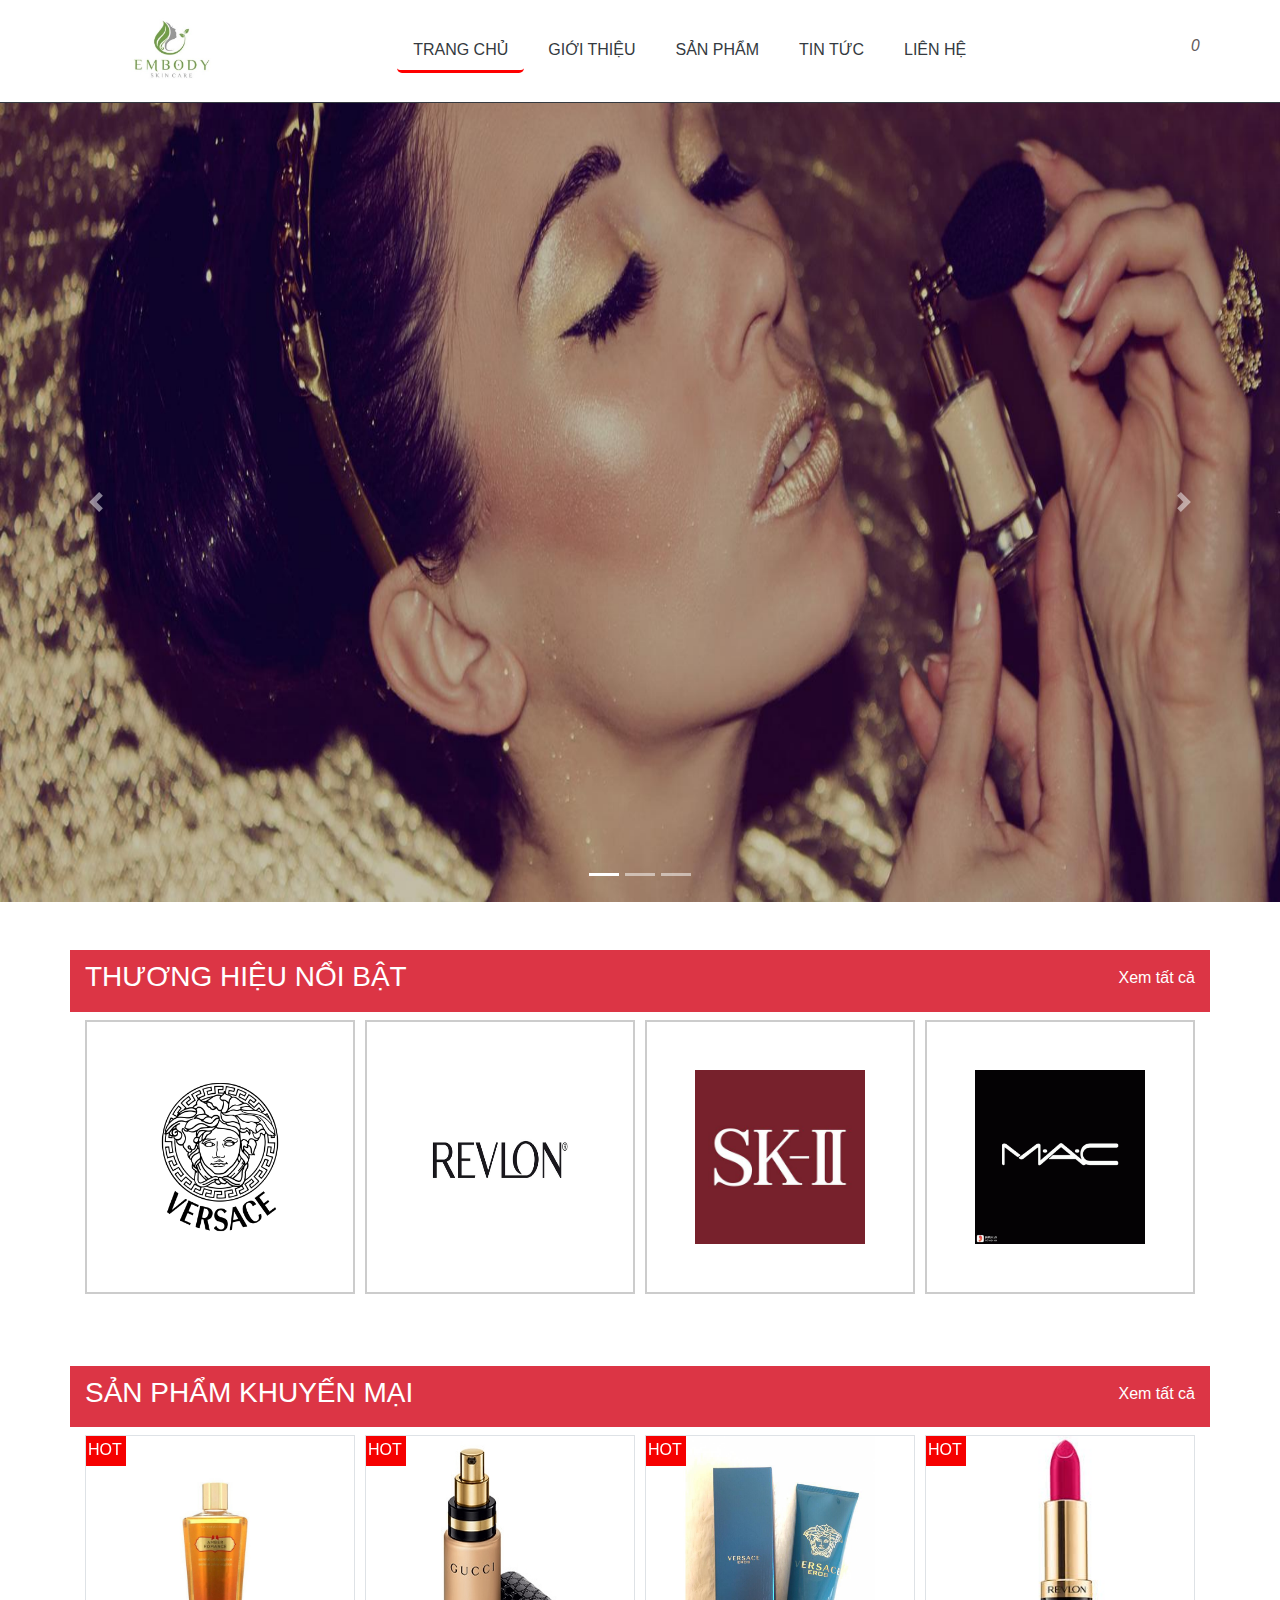
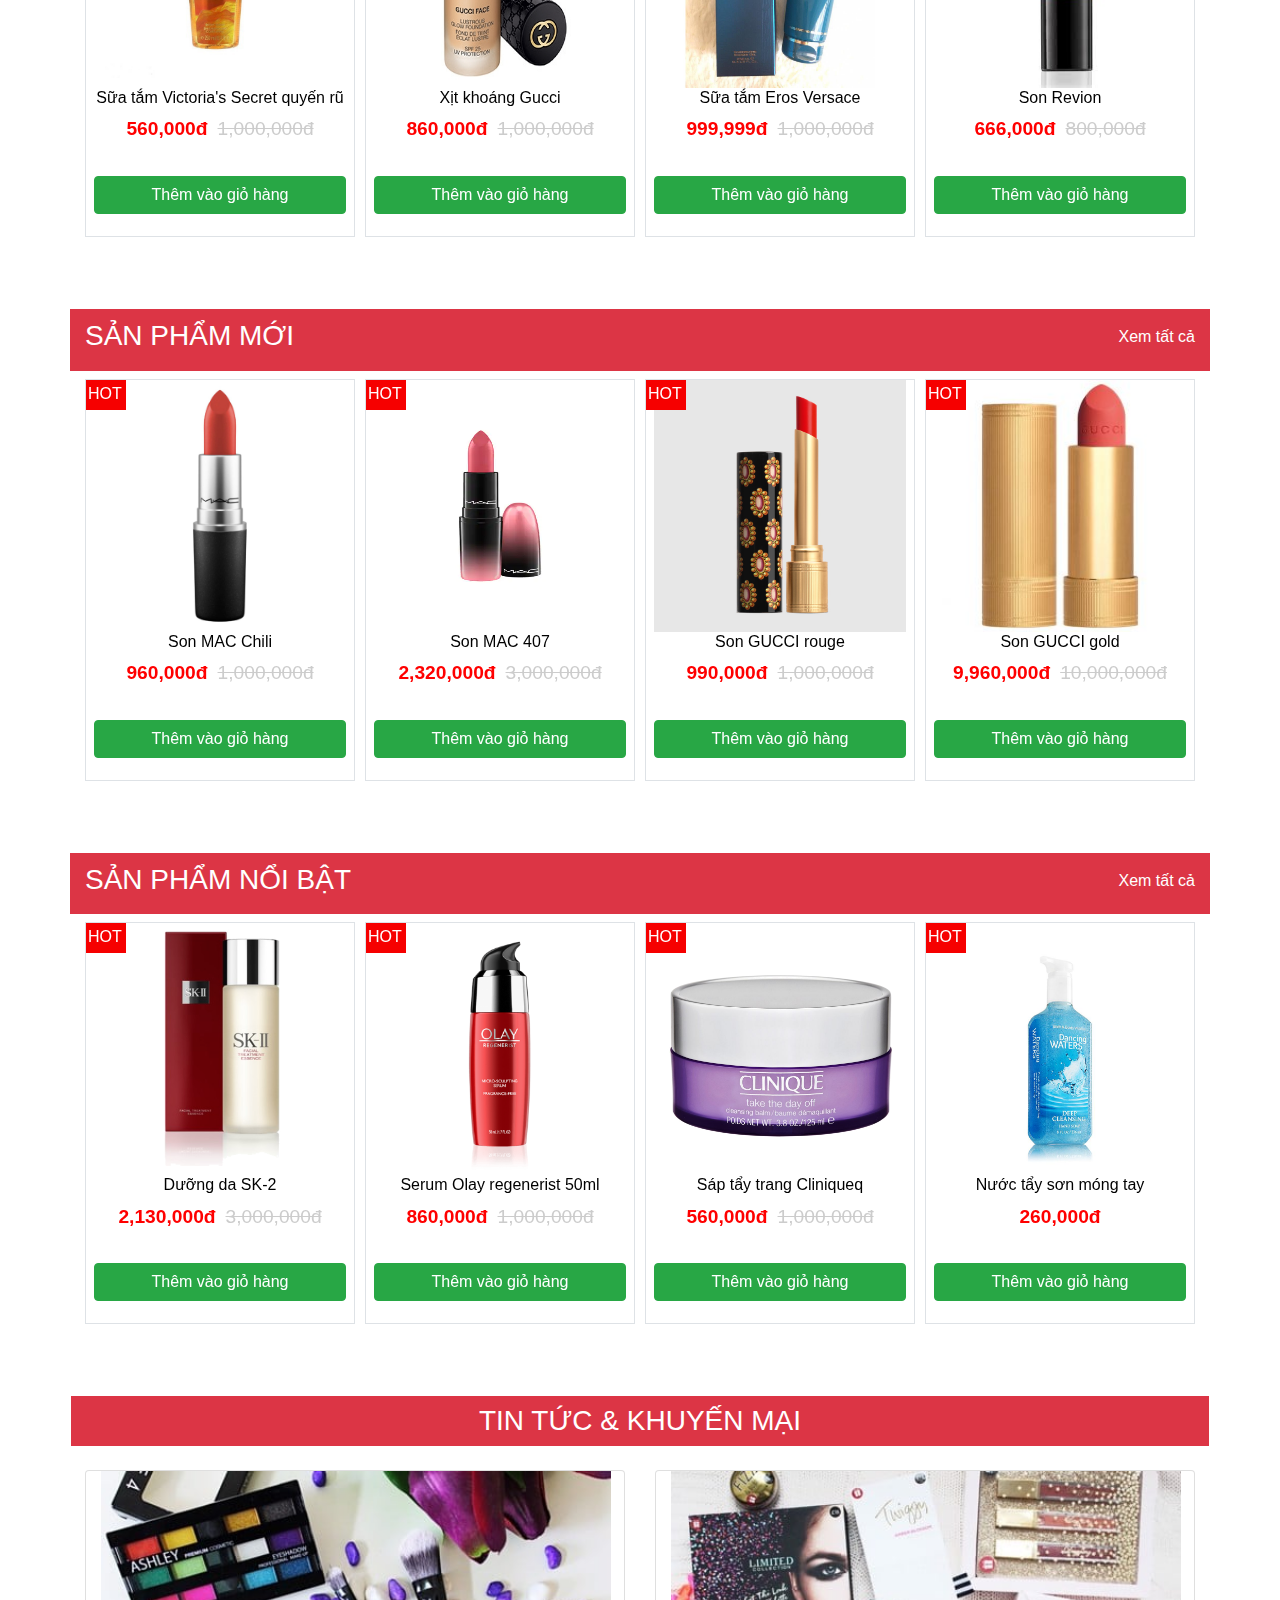
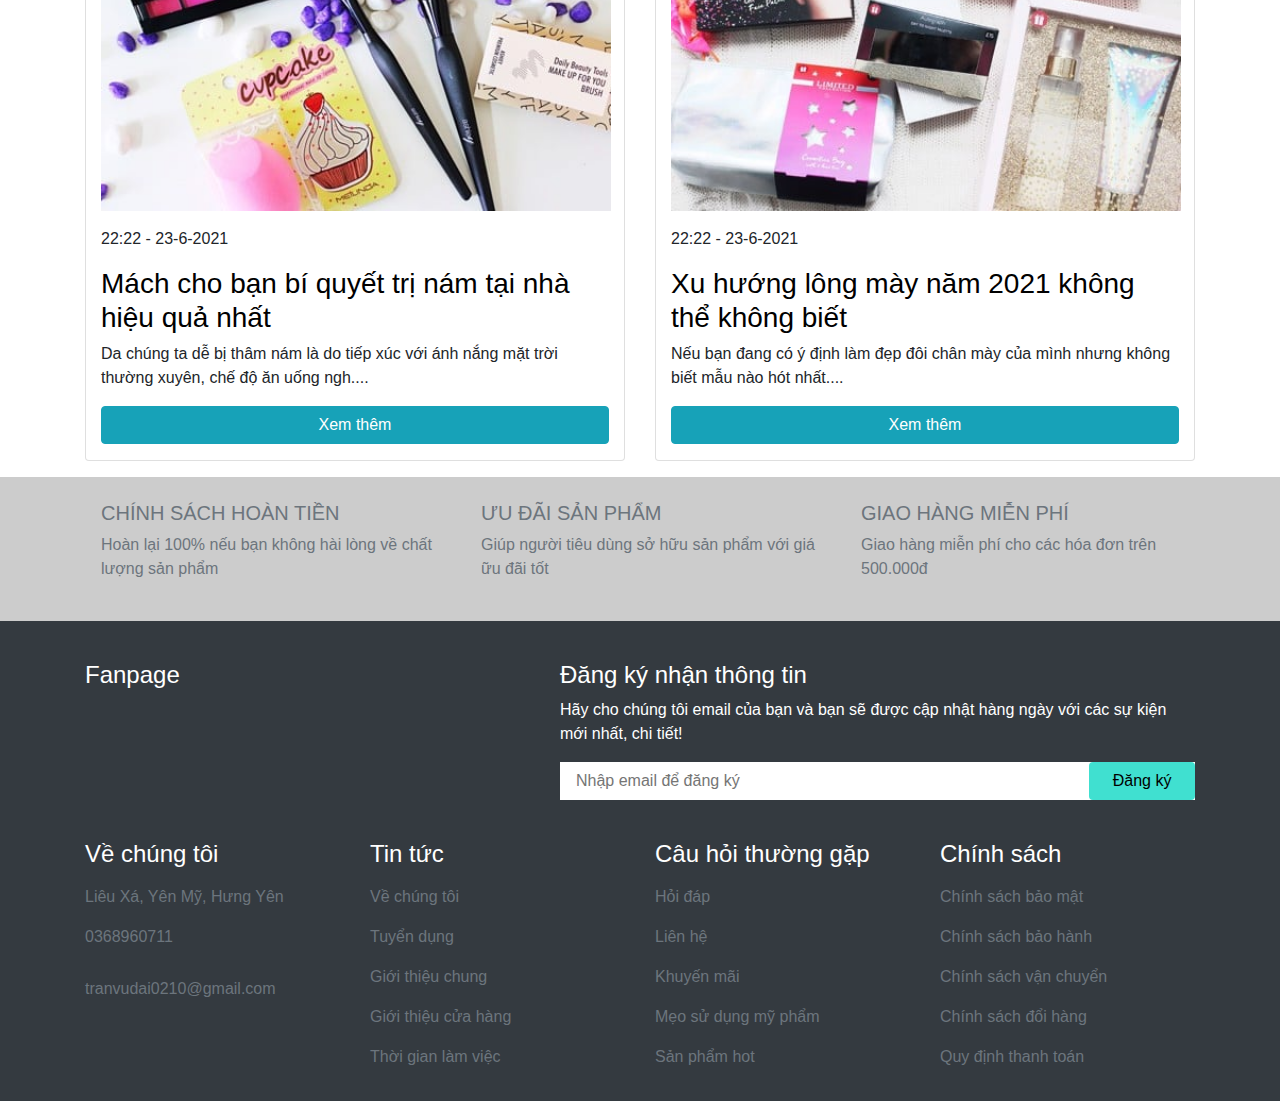
<file: index.html>
<!DOCTYPE html>
<html lang="en">
<head>
    <meta charset="UTF-8">
    <meta http-equiv="X-UA-Compatible" content="IE=edge">
    <meta name="viewport" content="width=device-width, initial-scale=1.0">
    <title>Trang chủ</title>
    <link rel="shortcut icon" type="image/png" href="./assets/img/favicon.png">
    <link rel="stylesheet" href="https://maxcdn.bootstrapcdn.com/bootstrap/4.0.0/css/bootstrap.min.css" integrity="sha384-Gn5384xqQ1aoWXA+058RXPxPg6fy4IWvTNh0E263XmFcJlSAwiGgFAW/dAiS6JXm" crossorigin="anonymous">
    <script src="https://code.jquery.com/jquery-3.2.1.slim.min.js" integrity="sha384-KJ3o2DKtIkvYIK3UENzmM7KCkRr/rE9/Qpg6aAZGJwFDMVNA/GpGFF93hXpG5KkN" crossorigin="anonymous"></script>
    <script src="https://cdnjs.cloudflare.com/ajax/libs/popper.js/1.12.9/umd/popper.min.js" integrity="sha384-ApNbgh9B+Y1QKtv3Rn7W3mgPxhU9K/ScQsAP7hUibX39j7fakFPskvXusvfa0b4Q" crossorigin="anonymous"></script>
    <script src="https://maxcdn.bootstrapcdn.com/bootstrap/4.0.0/js/bootstrap.min.js" integrity="sha384-JZR6Spejh4U02d8jOt6vLEHfe/JQGiRRSQQxSfFWpi1MquVdAyjUar5+76PVCmYl" crossorigin="anonymous"></script>
    <link rel="stylesheet" href="https://pro.fontawesome.com/releases/v5.10.0/css/all.css" integrity="sha384-AYmEC3Yw5cVb3ZcuHtOA93w35dYTsvhLPVnYs9eStHfGJvOvKxVfELGroGkvsg+p" crossorigin="anonymous"/>
    <link rel="stylesheet" href="./assets/css/style.css">
    <link rel="stylesheet" href="./assets/OwlCarousel2-2.3.4/dist/assets/owl.carousel.min.css">
    <script src="https://cdnjs.cloudflare.com/ajax/libs/jquery/3.6.0/jquery.min.js" integrity="sha512-894YE6QWD5I59HgZOGReFYm4dnWc1Qt5NtvYSaNcOP+u1T9qYdvdihz0PPSiiqn/+/3e7Jo4EaG7TubfWGUrMQ==" crossorigin="anonymous" referrerpolicy="no-referrer"></script>  
    <script src="./assets/OwlCarousel2-2.3.4/dist/owl.carousel.min.js"></script> 
</head>
<body>

    <!-- header -->
    <header class="py-3 bg-white fixed-top border-bottom border-dark">
        <div class="d-flex container align-items-center justify-content-between">
            <div class="">
                <a href="index.html">
                    <img class="header__logo" src="./assets/images/logodep.jpg" height="70px" alt="">
                </a>
            </div>
            <nav class="header__menu">
                <ul class="nav">
                    <li class="nav-item m-1"><a class="nav-link text-dark nav-item__after" href="index.html">TRANG CHỦ</a></li>
                    <li class="nav-item m-1" onmouseover="add_li_hover(this)" onmouseout="remove_li_hover(this)"><a class="nav-link text-dark" href="gioithieu.html">GIỚI THIỆU</a></li>
                    <li class="nav-item m-1 position-relative header__item_3" onmouseover="add_li_hover(this), show()" onmouseout="remove_li_hover(this), hide()"><a class="nav-link text-dark" href="sanpham.html">SẢN PHẨM <i class="fas fa-caret-down"></i></a>
                        <div class="position-absolute container bg-white border-dark border mega-content d-none" style="z-index: 3;top: calc(100% + 29px);left: -430%; width: 1200px;animation: Growth ease-in .3s;">
                            <div class="row py-4 px-1">
                                <div class="col-md-9">
                                    <div class="row">
                                        <div class="col-md-3">
                                            <a href=""><h6>Dưỡng da</h6></a>
                                            <ul class="navbar-nav">
                                                <li class="nav-item"><a class="nav-link" href="">Mặt nạ</a></li>
                                                <li class="nav-item"><a class="nav-link" href="">Kem dưỡng</a></li>
                                                <li class="nav-item"><a class="nav-link" href="">Kem chống nắng</a></li>
                                                <li class="nav-item"><a class="nav-link" href="">Xịt khoáng</a></li>
                                            </ul>
                                        </div>
                
                                        <div class="col-md-3">
                                            <a href=""><h6>Làm sạch</h6></a>
                                            <ul class="navbar-nav">
                                                <li class="nav-item"><a class="nav-link" href="">Sữa rửa mặt</a></li>
                                                <li class="nav-item"><a class="nav-link" href="">Dầu tẩy trang</a></li>
                                                <li class="nav-item"><a class="nav-link" href="">Kem tẩy trắng</a></li>
                                                <li class="nav-item"><a class="nav-link" href="">Nước tẩy trắng</a></li>
                                            </ul>
                                        </div>
                
                                        <div class="col-md-3">
                                            <a href=""><h6>Trang điểm nền</h6></a>
                                            <ul class="navbar-nav">
                                                <li class="nav-item"><a class="nav-link" href="">Kem lót</a></li>
                                                <li class="nav-item"><a class="nav-link" href="">Kem tạo hiệu ứng</a></li>
                                                <li class="nav-item"><a class="nav-link" href="">Kem che khuyết điểm</a></li>
                                                <li class="nav-item"><a class="nav-link" href="">Phấn phủ bột</a></li>
                                            </ul>
                                        </div>
                
                                        <div class="col-md-3">
                                            <a href=""><h6>Trang điểm mắt môi</h6></a>
                                            <ul class="navbar-nav">
                                                <li class="nav-item"><a class="nav-link" href="">Son thỏi</a></li>
                                                <li class="nav-item"><a class="nav-link" href="">Son dưỡng</a></li>
                                                <li class="nav-item"><a class="nav-link" href="">Màu mắt</a></li>
                                                <li class="nav-item"><a class="nav-link" href="">Viền mắt</a></li>
                                            </ul>
                                        </div>
                
                                    </div>
                
                                    <div class="row mt-3">
                                        <div class="col-md-3">
                                            <a href=""><h6>Chăm sóc cơ thể</h6></a>
                                            <ul class="navbar-nav">
                                                <li class="nav-item"><a class="nav-link" href="">Sửa tắm</a></li>
                                                <li class="nav-item"><a class="nav-link" href="">Sữa dưỡng thể</a></li>
                                                <li class="nav-item"><a class="nav-link" href="">Nước hoa</a></li>
                                                <li class="nav-item"><a class="nav-link" href="">Dầu gội,xả</a></li>
                                            </ul>
                                        </div>
                
                                        <div class="col-md-3">
                                            <a href=""><h6>Dược mỹ phẩm</h6></a>
                                            <ul class="navbar-nav">
                                                <li class="nav-item"><a class="nav-link" href="">Dưỡng ẩm da</a></li>
                                                <li class="nav-item"><a class="nav-link" href="">Dưỡng trắng da</a></li>
                                                <li class="nav-item"><a class="nav-link" href="">Chống lão hóa da</a></li>
                                                <li class="nav-item"><a class="nav-link" href="">Tẩy tế bào chết</a></li>
                                            </ul>
                                        </div>
                
                                        <div class="col-md-3">
                                            <a href=""><h6>Sức khỏe - Làm đẹp</h6></a>
                                            <ul class="navbar-nav">
                                                <li class="nav-item"><a class="nav-link" href="">Tinh dầu</a></li>
                                                <li class="nav-item"><a class="nav-link" href="">Nước tẩy trang</a></li>
                                                <li class="nav-item"><a class="nav-link" href="">Thực phẩm làm đẹp</a></li>
                                                <li class="nav-item"><a class="nav-link" href="">Nước hoa</a></li>
                                            </ul>
                                        </div>
                
                                        <div class="col-md-3">
                                            <a href=""><h6>Thực phẩm chức năng</h6></a>
                                            <ul class="navbar-nav">
                                                <li class="nav-item"><a class="nav-link" href="">Vitamin - Khoáng chất</a></li>
                                                <li class="nav-item"><a class="nav-link" href="">Chống não hóa da</a></li>
                                                <li class="nav-item"><a class="nav-link" href="">Sữa dưỡng thể</a></li>
                                                <li class="nav-item"><a class="nav-link" href="">Dầu tẩy trang</a></li>
                                            </ul>
                                        </div>
                
                                    </div>
                                </div>
                                <div class="col-md-3">
                                    <a href=""><img src="./assets/images/banner_menu_1.jpg" alt=""></a>
                                </div>
                            </div>
                        </div>
                    </li>
                    <li class="nav-item m-1" onmouseover="add_li_hover(this)" onmouseout="remove_li_hover(this)"><a class="nav-link text-dark" href="tintuc.html">TIN TỨC</a></li>
                    <li class="nav-item m-1" onmouseover="add_li_hover(this)" onmouseout="remove_li_hover(this)"><a class="nav-link text-dark" href="lienhe.html">LIÊN HỆ</a></li>
                </ul>
            </nav>
            <div class="row">
                <div class="search p-3 col-md-4 position-relative">
                    <i class="fas fa-search icon-search"></i>
                    <div class="position-absolute input-search">
                        <form action="">
                            <input class="form-control" type="text" placeholder="Nhập từ khóa tìm kiếm">
                        </form>
                    </div>
                </div>
                <div class="user p-3 col-md-4 position-relative">
                    <i class="fas fa-user icon-user"></i>
                    <div class="auth-form nav position-absolute">
                        <ul class="navbar-nav m-auto w-100">
                            <li class="nav-item"><a class="nav-link text-dark pl-1" href="register.html"><i class="icon-plus fas fa-user-plus"></i> Đăng ký</a></li>
                            <li class="nav-item"><a class="nav-link text-dark pl-1" href="login.html"><i class="far fa-user-circle"></i> Đăng nhập</a></li>
                        </ul>
                    </div>
                </div>
                <div class="bag p-3 col-md-4 position-relative">
                    <i class="fas fa-shopping-bag icon-bag"><sup>0</sup></i>
                    <div class="no_card position-absolute">
                        <figure class="border border">
                            <img src="./assets/images/no-cart.png" alt="">
                            <figcaption class="text-center bg-white p-2">Chưa có sản phẩm</figcaption>
                        </figure>
                    </div>
                </div>
            </div>
        </div>
        
        
    </header>

    <!-- content-->
    <div class="banner container-fluid p-0" style="margin-top: 102px;">
        <div id="demo" class="carousel slide" data-ride="carousel">
          <ol class="carousel-indicators">
              <li data-target="#demo" data-slide-to="0" class="active"></li>
              <li data-target="#demo" data-slide-to="1"></li>
              <li data-target="#demo" data-slide-to="2"></li>
          </ol>
          <div class="carousel-inner">
            <div class="carousel-item active">
                  <img class="d-block w-100" src="./assets/images/bannerdep.jpg" height="800px" alt="First slide">
                  
              </div>
              <div class="carousel-item">
                  <img class="d-block w-100" src="./assets/images/andriyko-podilnyk-F4AMM1293ag-unsplash.jpg" height="800px" alt="Second slide">
                </div>
              <div class="carousel-item">
                  <img class="d-block w-100" src="./assets/images/pexels-beatrice-cornejo-3989775.jpg" height="800px" alt="Third slide">
                  
              </div>
          </div>
          <a class="carousel-control-prev" href="#demo" role="button" data-slide="prev">
              <span class="carousel-control-prev-icon" aria-hidden="true"></span>
              <span class="sr-only">Previous</span>
          </a>
          <a class="carousel-control-next" href="#demo" role="button" data-slide="next">
              <span class="carousel-control-next-icon" aria-hidden="true"></span>
              <span class="sr-only">Next</span>
          </a>
        </div>
    </div>

    <div class="container mt-5">
        <div class="row my-2 text-white bg-danger">
            <div class="col-md-6 title">
                <h3 class="">THƯƠNG HIỆU NỔI BẬT</h3>
            </div>
            <div class="col-md-6 mt-3">
                <a href="sanpham.html" class="float-right text-white">Xem tất cả</a>
            </div>
        </div>
        <div class="">
            <div class="owl-carousel owl-theme">
                <div class="item thuonghieu p-5">
                    <a href="./sanpham.html">
                        <img src="./assets/images/logo-versace.png" height="174px" alt="">
                    </a>
                </div>
                
                <div class="item thuonghieu p-5">
                    <a href="./sanpham.html">
                        <img src="./assets/images/revlon.jpg" height="174px" alt="">
                    </a>
                </div>
      
                <div class="item thuonghieu p-5">
                    <a href="./sanpham.html">
                        <img src="./assets/images/sk2.jpg" height="174px" alt="">
                    </a>
                </div>
      
                <div class="item thuonghieu p-5">
                    <a href="./sanpham.html">
                        <img src="./assets/images/son-mac.gif" height="174px" alt="">
                    </a>
                </div>
      
                <div class="item thuonghieu p-5">
                    <a href="./sanpham.html">
                        <img src="./assets/images/Clinique.png" height="174px" alt="">
                    </a>
                </div>

                <div class="item thuonghieu p-5">
                    <a href="./sanpham.html">
                        <img src="./assets/images/logo-gucci.png" height="174px" alt="">
                    </a>
                </div>
            </div>
        </div>
    </div>

    <div class="container mt-5">
        <div class="row my-2 text-white bg-danger">
            <div class="col-md-6 title">
                <h3 class="">SẢN PHẨM KHUYẾN MẠI</h3>
            </div>
            <div class="col-md-6 mt-3">
                <a href="sanpham.html" class="float-right text-white">Xem tất cả</a>
            </div>
        </div>
        <div class="">
            <div class="owl-carousel owl-theme">
                <div class="item border">
                    <div class="product px-2">
                        <a href="./demo_sanpham.html">
                          <img class="product-img" src="./assets/images/product1.jpg" alt="">
                        </a>

                        <h6 class="product__name">Sữa tắm Victoria's Secret quyến rũ</h6>
                        <div class="product__price">
                          <p class="new_price">560,000đ</p>
                          <p class="old_price">1,000,000đ</p>
                        </div>
                        <button class="btn btn-success mt-3 w-100">Thêm vào giỏ hàng</button>
                      </div>
                </div>

                <div class="item border">
                    <div class="product px-2">
                        <a href="./demo_sanpham.html">
                          <img class="product-img" src="./assets/images/xit_khoang_gucci.jpg" alt="">
                        </a>
                        <h6 class="product__name">Xịt khoáng Gucci</h6>
                        <div class="product__price">
                          <p class="new_price">860,000đ</p>
                          <p class="old_price">1,000,000đ</p>
                        </div>
                        <button class="btn btn-success mt-3 w-100">Thêm vào giỏ hàng</button>
                      </div>
                </div>

                <div class="item border">
                    <div class="product px-2">
                        <a href="./demo_sanpham.html">
                          <img class="product-img" src="./assets/images/sua_tam_eros_versace.jpg" alt="">
                        </a>
                        <h6 class="product__name">Sữa tắm Eros Versace</h6>
                        <div class="product__price">
                          <p class="new_price">999,999đ</p>
                          <p class="old_price">1,000,000đ</p>
                        </div>
                        <button class="btn btn-success mt-3 w-100">Thêm vào giỏ hàng</button>
                      </div>
                </div>

                <div class="item border">
                    <div class="product px-2">
                        <a href="./demo_sanpham.html">
                          <img class="product-img" src="./assets/images/son_revion.jpg" alt="">
                        </a>
                        <h6 class="product__name">Son Revion</h6>
                        <div class="product__price">
                          <p class="new_price">666,000đ</p>
                          <p class="old_price">800,000đ</p>
                        </div>
                        <button class="btn btn-success mt-3 w-100">Thêm vào giỏ hàng</button>
                      </div>
                </div>

                <div class="item border">
                    <div class="product px-2">
                        <a href="./demo_sanpham.html">
                          <img class="product-img" src="./assets/images/son_Mac_Retro.jpg" alt="">
                        </a>
                        <h6 class="product__name">Son Mac Retro</h6>
                        <div class="product__price">
                          <p class="new_price">760,000đ</p>
                          <p class="old_price">1,000,000đ</p>
                        </div>
                        <button class="btn btn-success mt-3 w-100">Thêm vào giỏ hàng</button>
                      </div>
                </div>
            </div>
        </div>
    </div>
      
    <div class="container mt-5">
        <div class="row my-2 text-white bg-danger">
            <div class="col-md-6 title ">
                <h3 class="">SẢN PHẨM MỚI</h3>
            </div>
            <div class="col-md-6 mt-3">
                <a href="sanpham.html" class="float-right text-white">Xem tất cả</a>
            </div>
        </div>
        <div class="">
            <div class="owl-carousel owl-theme">
                <div class="item border">
                    <div class="product px-2">
                        <a href="./demo_sanpham.html">
                          <img class="product-img" src="./assets/images/son_MAC_Chili.jpg" alt="">
                        </a>
                        <h6 class="product__name">Son MAC Chili</h6>
                        <div class="product__price">
                          <p class="new_price">960,000đ</p>
                          <p class="old_price">1,000,000đ</p>
                        </div>
                        <button class="btn btn-success mt-3 w-100">Thêm vào giỏ hàng</button>
                      </div>
                </div>

                <div class="item border">
                    <div class="product px-2">
                        <a href="./demo_sanpham.html">
                          <img class="product-img" src="./assets/images/son_mac_407.png" alt="">
                        </a>
                        <h6 class="product__name">Son MAC 407</h6>
                        <div class="product__price">
                          <p class="new_price">2,320,000đ</p>
                          <p class="old_price">3,000,000đ</p>
                        </div>
                        <button class="btn btn-success mt-3 w-100">Thêm vào giỏ hàng</button>
                      </div>
                </div>

                <div class="item border">
                    <div class="product px-2">
                        <a href="./demo_sanpham.html">
                          <img class="product-img" src="./assets/images/son_gucci_rouge.jpg" alt="">
                        </a>
                        <h6 class="product__name">Son GUCCI rouge</h6>
                        <div class="product__price">
                          <p class="new_price">990,000đ</p>
                          <p class="old_price">1,000,000đ</p>
                        </div>
                        <button class="btn btn-success mt-3 w-100">Thêm vào giỏ hàng</button>
                      </div>
                </div>

                <div class="item border">
                    <div class="product px-2">
                        <a href="./demo_sanpham.html">
                          <img class="product-img" src="./assets/images/son_gucci_gold.jpg" alt="">
                        </a>
                        <h6 class="product__name">Son GUCCI gold</h6>
                        <div class="product__price">
                          <p class="new_price">9,960,000đ</p>
                          <p class="old_price">10,000,000đ</p>
                        </div>
                        <button class="btn btn-success mt-3 w-100">Thêm vào giỏ hàng</button>
                      </div>
                </div>

                <div class="item border">
                    <div class="product px-2">
                        <a href="./demo_sanpham.html">
                          <img class="product-img" src="./assets/images/son_gucci_2020.jpg" alt="">
                        </a>
                        <h6 class="product__name">Son Gucci 2020</h6>
                        <div class="product__price">
                          <p class="new_price">998,000đ</p>
                          <p class="old_price">1,000,000đ</p>
                        </div>
                        <button class="btn btn-success mt-3 w-100">Thêm vào giỏ hàng</button>
                      </div>
                </div>
            </div>
        </div>
    </div>

    <div class="container mt-5">
        <div class="row my-2 text-white bg-danger">
            <div class="col-md-6 title ">
                <h3 class="">SẢN PHẨM NỔI BẬT</h3>
            </div>
            <div class="col-md-6 mt-3">
                <a href="sanpham.html" class="float-right text-white">Xem tất cả</a>
            </div>
        </div>
        <div class="">
            <div class="owl-carousel owl-theme">
                <div class="item border">
                    <div class="product px-2">
                        <a href="./demo_sanpham.html">
                          <img class="product-img" src="./assets/images/sk2.png" alt="">
                        </a>
                        <h6 class="product__name">Dưỡng da SK-2</h6>
                        <div class="product__price">
                          <p class="new_price">2,130,000đ</p>
                          <p class="old_price">3,000,000đ</p>
                        </div>
                        <button class="btn btn-success mt-3 w-100">Thêm vào giỏ hàng</button>
                      </div>
                </div>

                <div class="item border">
                    <div class="product px-2">
                        <a href="./demo_sanpham.html">
                          <img class="product-img" src="./assets/images/serum_duong_da_Olay_regenerist_50ml.png" alt="">
                        </a>
                        <h6 class="product__name">Serum Olay regenerist 50ml</h6>
                        <div class="product__price">
                          <p class="new_price">860,000đ</p>
                          <p class="old_price">1,000,000đ</p>
                        </div>
                        <button class="btn btn-success mt-3 w-100">Thêm vào giỏ hàng</button>
                      </div>
                </div>

                <div class="item border">
                    <div class="product px-2">
                        <a href="./demo_sanpham.html">
                          <img class="product-img" src="./assets/images/sap_tay_trang_Cliniue.png" alt="">
                        </a>
                        <h6 class="product__name">Sáp tẩy trang Cliniqueq</h6>
                        <div class="product__price">
                          <p class="new_price">560,000đ</p>
                          <p class="old_price">1,000,000đ</p>
                        </div>
                        <button class="btn btn-success mt-3 w-100">Thêm vào giỏ hàng</button>
                      </div>
                </div>

                <div class="item border">
                    <div class="product px-2">
                        <a href="./demo_sanpham.html">
                          <img class="product-img" src="./assets/images/product3.jpg" alt="">
                        </a>
                        <h6 class="product__name">Nước tẩy sơn móng tay</h6>
                        <div class="product__price">
                          <p class="new_price">260,000đ</p>
                          
                        </div>
                        <button class="btn btn-success mt-3 w-100">Thêm vào giỏ hàng</button>
                      </div>
                </div>

                <div class="item border">
                    <div class="product px-2">
                        <a href="./demo_sanpham.html">
                          <img class="product-img" src="./assets/images/product1.jpg" alt="">
                        </a>
                        <h6 class="product__name">Sữa tắm Victoria's Secret quyến rũ</h6>
                        <div class="product__price">
                          <p class="new_price">560,000đ</p>
                          <p class="old_price">1,000,000đ</p>
                        </div>
                        <button class="btn btn-success mt-3 w-100">Thêm vào giỏ hàng</button>
                      </div>
                </div>
            </div>
        </div>
    </div>
      
    <div class="container">
        <h3 class="text-center mt-5 badge-danger py-2" style="margin: 0 -14px;">TIN TỨC & KHUYẾN MẠI</h3>
          <div class="row card-deck mt-4">
              <div class="card col-md-6">
                <a href="./tintuc_1.html"><img src="./assets/images/img_tintuc1.jpg" width="510px" alt=""></a>
                <span class="my-3"><i class="far fa-clock"></i> 22:22 - 23-6-2021</span>
                <h3><a href="./tintuc_1.html" class="news__title">Mách cho bạn bí quyết trị nám tại nhà hiệu quả nhất</a></h3>
                <p>Da chúng ta dễ bị thâm nám là do tiếp xúc với ánh nắng mặt trời thường xuyên, chế độ ăn uống ngh....</p>
                <button class="btn btn-info mb-3"><a href="" class="d-block text-white">Xem thêm</a></button>
              </div>
      
              <div class="card col-md-6">
                <a href="tintuc_2.html"><img src="./assets/images/img_tintuc2.jpg" width="510px" alt=""></a>
                <span class="my-3"><i class="far fa-clock"></i> 22:22 - 23-6-2021</span>
                <h3><a href="tintuc_2.html" class="news__title">Xu hướng lông mày năm 2021 không thể không biết</a></h3>
                <p>Nếu bạn đang có ý định làm đẹp đôi chân mày của mình nhưng không biết mẫu nào hót nhất....</p>
                <button class="btn btn-info mb-3"><a href="" class="d-block text-white">Xem thêm</a></button>
              </div>
          </div>
    </div>
    
    <!-- Tin tức -->
    <div class="container-fluid mt-3 p-4" style="background-color: #ccc;">
        <div class="container">
            <div class="row">
                <div class="col-md-4 d-flex">
                    <div class=""><i style="font-size: 4.5rem;" class="text-secondary fas fa-undo-alt"></i></div>
                    <div class="ml-3 text-secondary">
                        <h5>CHÍNH SÁCH HOÀN TIỀN</h5>
                        <p>
                            Hoàn lại 100% nếu bạn không hài lòng về chất lượng sản phẩm
                        </p>
                    </div>
                </div>

                <div class="col-md-4 d-flex">
                    <div class=""><i style="font-size: 4.5rem;" class="text-secondary fas fa-gifts"></i></div>
                    <div class="ml-3 text-secondary">
                        <h5>ƯU ĐÃI SẢN PHẨM</h5>
                        <p>
                            Giúp người tiêu dùng sở hữu sản phẩm với giá ữu đãi tốt
                        </p>
                    </div>
                </div>

                <div class="col-md-4 d-flex">
                    <div class=""><i style="font-size: 4.5rem;" class="text-secondary fas fa-shipping-fast"></i></div>
                    <div class="ml-3 text-secondary">
                        <h5>GIAO HÀNG MIỄN PHÍ</h5>
                        <p>
                            Giao hàng miễn phí cho các hóa đơn trên 500.000đ
                        </p>
                    </div>
                </div>
            </div>
        </div>
    </div>
    <!-- Footer -->
    <footer class="bg-dark py-4">
        <div class="container">
            <div class="row pt-3">
                <div class="col-md-5">
                    <h4 class="text-white">Fanpage</h4>
                    <a href=""><i class="icon-facebook rounded fab fa-facebook"></i></a>
                    <a href=""><i class="icon-twitter rounded fab fa-twitter-square"></i></a>
                    <a href=""><i class="icon-google-plus rounded fab fa-google-plus"></i></a>
                    <a href=""><i class="icon-wechat rounded fab fa-weixin"></i></a>
                </div>

                <div class="col-md-7 rounded">
                    <h4 class="text-white">Đăng ký nhận thông tin</h4>
                    <p class="text-white">Hãy cho chúng tôi email của bạn và bạn sẽ được cập nhật hàng ngày với các sự kiện mới nhất, chi tiết!</p>
                    <div class="bg-white d-flex">
                        <input class="w-100 border-0 pl-3" type="text" placeholder="Nhập email để đăng ký">
                        <button class="btn col-md-2" style="background-color: turquoise;">Đăng ký</button>
                    </div>
                </div>
            </div>
        </div>
        <div class="container mt-4">
            <div class="row pt-3">
                <div class="col-md-3">
                    <h4 class="text-white">Về chúng tôi</h4>
                    <ul class="navbar-nav footer__menu">
                        <li class="nav-item"><a class="nav-link text-secondary" href="#"><i class="fas fa-map-marker-alt"></i> Liêu Xá, Yên Mỹ, Hưng Yên</a></li>
                        <li class="nav-item"><a class="nav-link text-secondary" href="#"><i class="fas fa-phone"></i> 0368960711</a></li>
                        <li class="nav-item"><a class="nav-link text-secondary" href="#"><i class="fas fa-envelope"></i> tranvudai0210@gmail.com</a></li>
                    </ul>
                </div>

                <div class="col-md-3">
                    <h4 class="text-white">Tin tức</h4>
                    <ul class="navbar-nav footer__menu">
                        <li class="nav-item"><a class="nav-link text-secondary" href="">Về chúng tôi</a></li>
                        <li class="nav-item"><a class="nav-link text-secondary" href="">Tuyển dụng</a></li>
                        <li class="nav-item"><a class="nav-link text-secondary" href="">Giới thiệu chung</a></li>
                        <li class="nav-item"><a class="nav-link text-secondary" href="">Giới thiệu cửa hàng</a></li>
                        <li class="nav-item"><a class="nav-link text-secondary" href="">Thời gian làm việc</a></li>
                    </ul>
                </div>

                <div class="col-md-3">
                    <h4 class="text-white">Câu hỏi thường gặp</h4>
                    <ul class="navbar-nav footer__menu">
                        <li class="nav-item"><a class="nav-link text-secondary" href="">Hỏi đáp</a></li>
                        <li class="nav-item"><a class="nav-link text-secondary" href="">Liên hệ</a></li>
                        <li class="nav-item"><a class="nav-link text-secondary" href="">Khuyến mãi</a></li>
                        <li class="nav-item"><a class="nav-link text-secondary" href="">Mẹo sử dụng mỹ phẩm</a></li>
                        <li class="nav-item"><a class="nav-link text-secondary" href="">Sản phẩm hot</a></li>
                    </ul>
                </div>

                <div class="col-md-3">
                    <h4 class="text-white">Chính sách</h4>
                    <ul class="navbar-nav footer__menu">
                        <li class="nav-item"><a class="nav-link text-secondary" href="">Chính sách bảo mật</a></li>
                        <li class="nav-item"><a class="nav-link text-secondary" href="">Chính sách bảo hành</a></li>
                        <li class="nav-item"><a class="nav-link text-secondary" href="">Chính sách vận chuyển</a></li>
                        <li class="nav-item"><a class="nav-link text-secondary" href="">Chính sách đổi hàng</a></li>
                        <li class="nav-item"><a class="nav-link text-secondary" href="">Quy định thanh toán</a></li>
                    </ul>
                </div>
            </div>
        </div>
    </footer>

    <script>
        function add_li_hover(x){
            $(x).addClass("nav-item__after");
        }

        function remove_li_hover(x){
            $(x).removeClass("nav-item__after");
        }

        function hide(){
            $(".mega-content").addClass("d-none");
        }

        function show(){
            $(".mega-content").removeClass("d-none");
        }

        var owl = $('.owl-carousel');
        owl.owlCarousel({
            items:4,
            loop:true,
            margin:10,
            
        });
    </script>
</body>
</html>
</file>
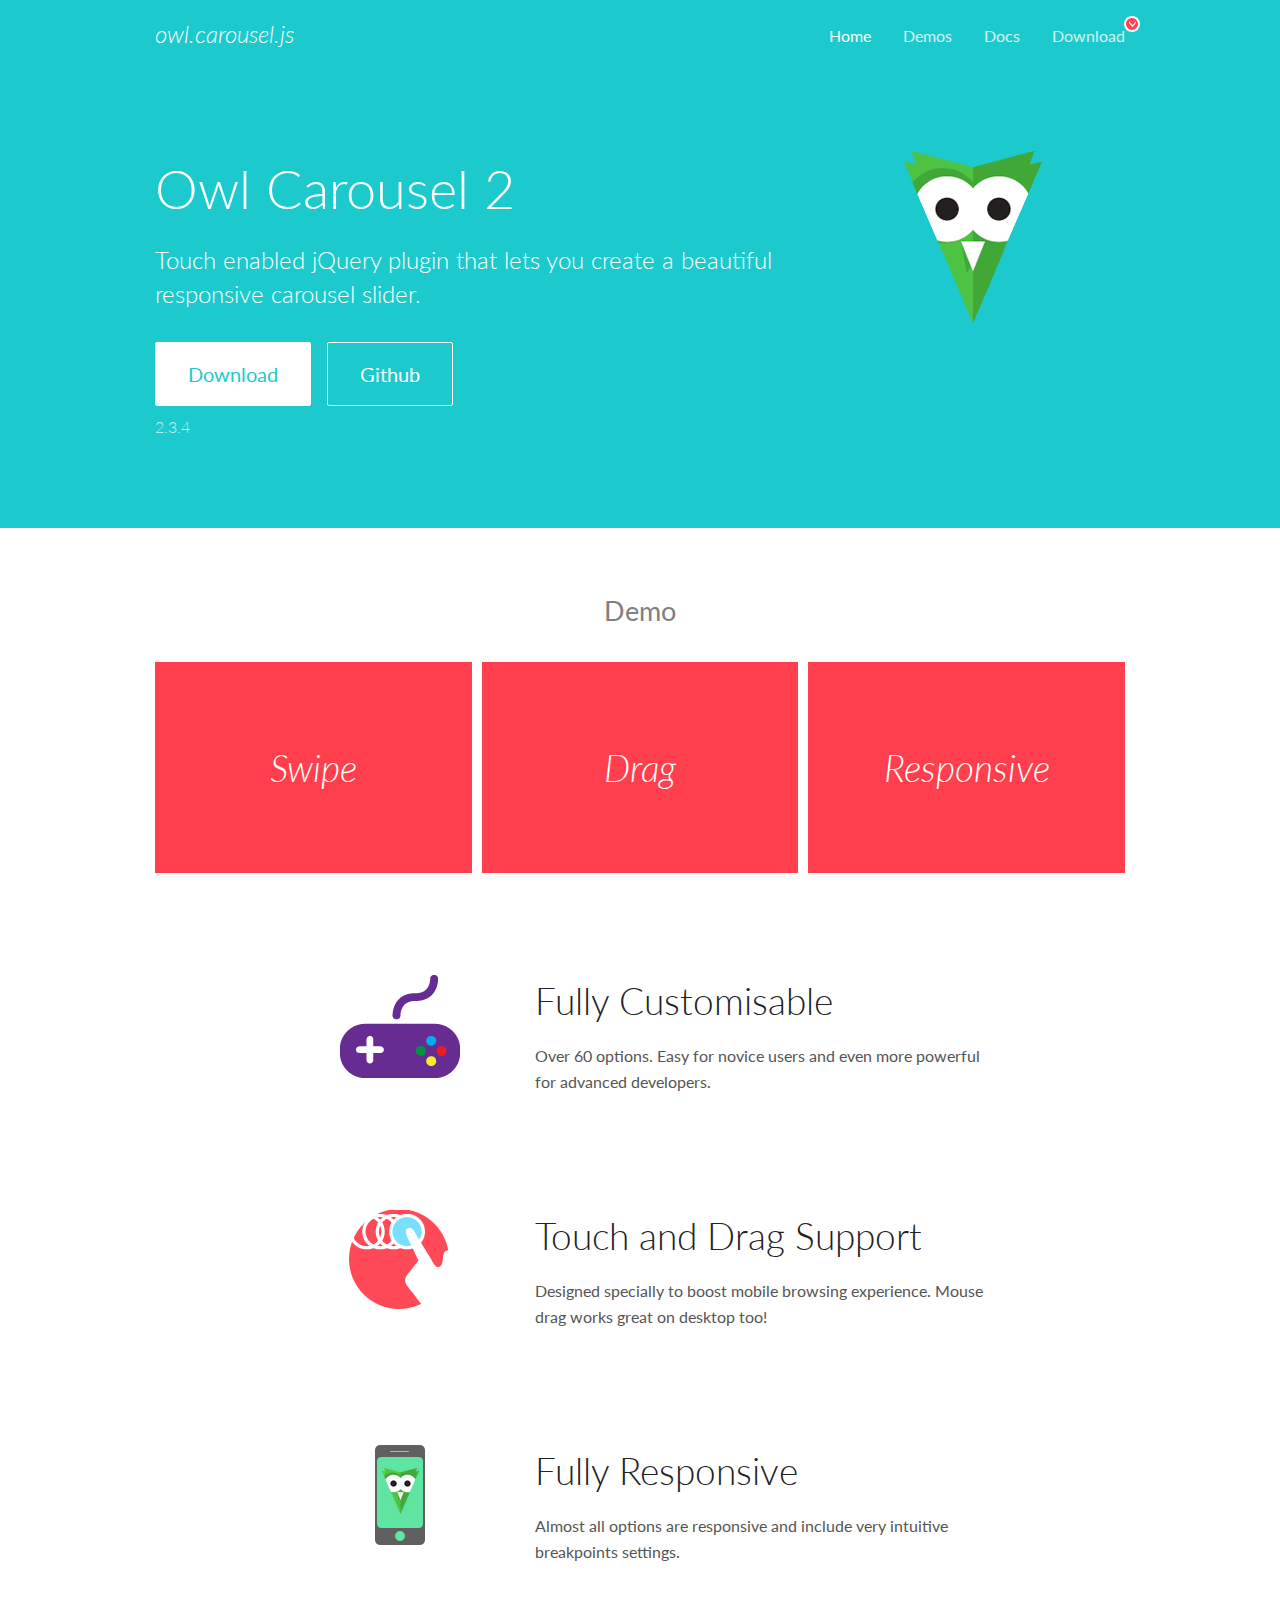
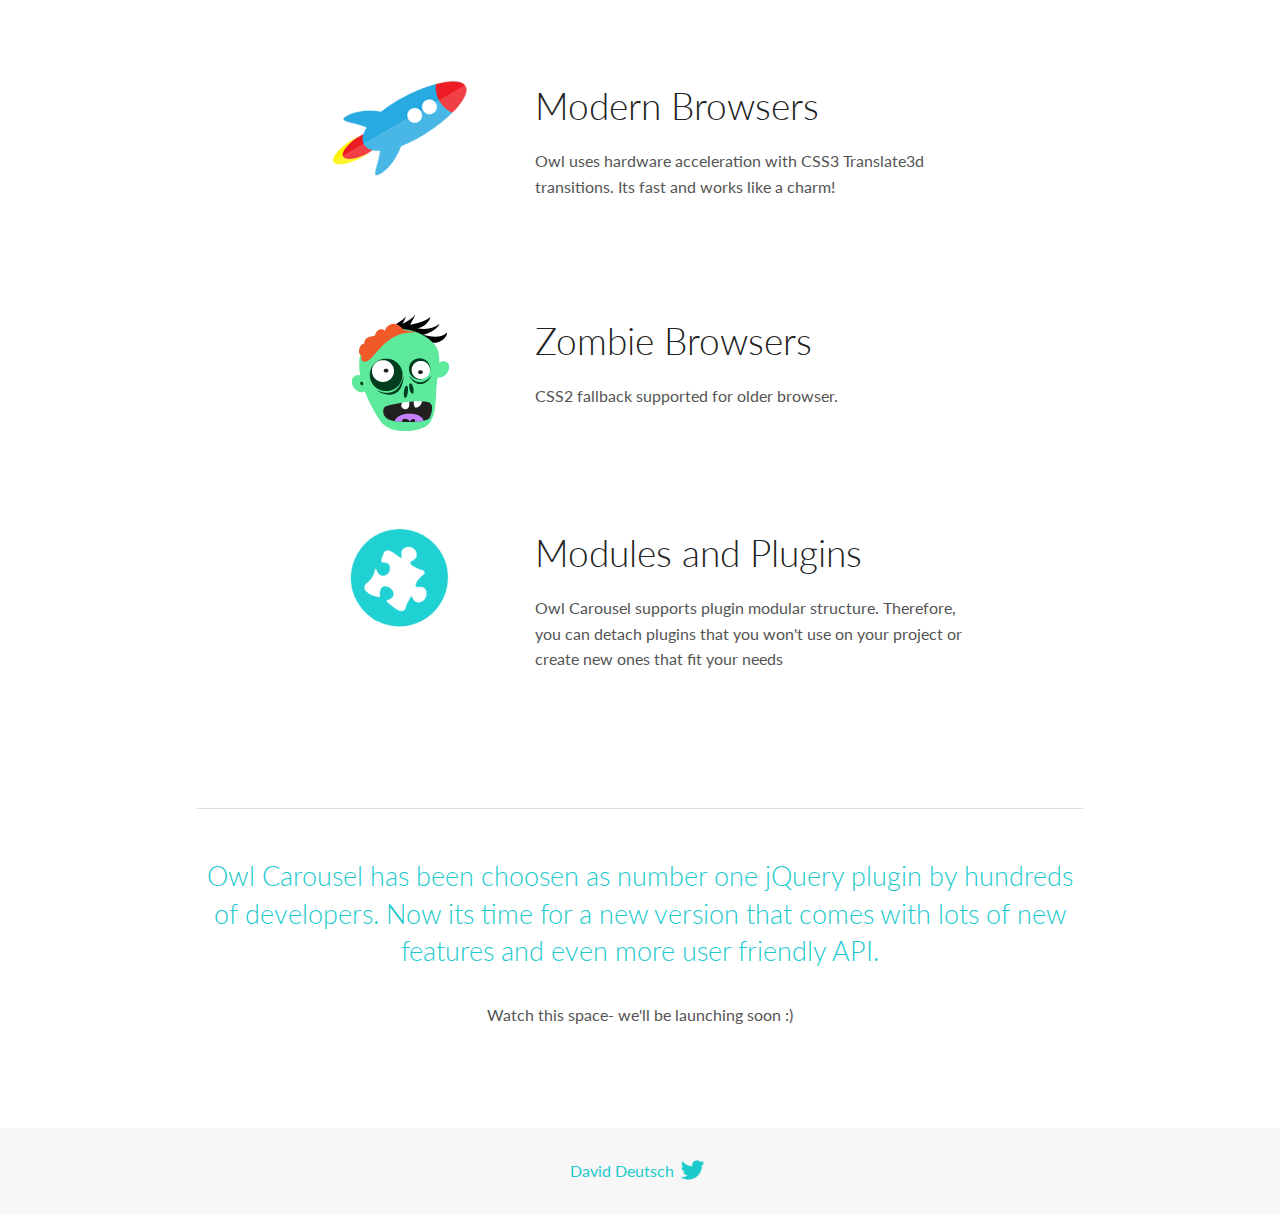
<file: assets/OwlCarousel2-2.3.4/docs/index.html>
<!DOCTYPE html>
<html lang="en">
  <head>

    <!-- head -->
    <meta charset="utf-8">
    <meta name="msapplication-tap-highlight" content="no" />
    <meta name="viewport" content="width=device-width, initial-scale=1.0" />
    <meta name="description" content="Touch enabled jQuery plugin that lets you create beautiful responsive carousel slider.">
    <meta name="author" content="David Deutsch">
    <title>
      Home | Owl Carousel | 2.3.4
    </title>

    <!-- Stylesheets -->
    <link href='https://fonts.googleapis.com/css?family=Lato:300,400,700,400italic,300italic' rel='stylesheet' type='text/css'>
    <link rel="stylesheet" href="assets/css/docs.theme.min.css">

    <!-- Owl Stylesheets -->
    <link rel="stylesheet" href="assets/owlcarousel/assets/owl.carousel.min.css">
    <link rel="stylesheet" href="assets/owlcarousel/assets/owl.theme.default.min.css">

    <!-- HTML5 shim and Respond.js IE8 support of HTML5 elements and media queries -->

    <!--[if lt IE 9]>
      <script src="https://oss.maxcdn.com/libs/html5shiv/3.7.0/html5shiv.js"></script>
      <script src="https://oss.maxcdn.com/libs/respond.js/1.3.0/respond.min.js"></script>
    <![endif]-->

    <!-- Favicons -->
    <link rel="apple-touch-icon-precomposed" sizes="144x144" href="assets/ico/apple-touch-icon-144-precomposed.png">
    <link rel="shortcut icon" href="assets/ico/favicon.png">
    <link rel="shortcut icon" href="favicon.ico">

    <!-- Yeah i know js should not be in header. Its required for demos.-->

    <!-- javascript -->
    <script src="assets/vendors/jquery.min.js"></script>
    <script src="assets/owlcarousel/owl.carousel.js"></script>
  </head>
  <body>

    <!-- header -->
    <header class="header">
      <div class="row">
        <div class="large-12 columns">
          <div class="brand left">
            <h3>
              <a href="/OwlCarousel2/">owl.carousel.js</a> 
            </h3>
          </div>
          <a id="toggle-nav" class="right">
            <span></span> <span></span> <span></span> 
          </a> 
          <div class="nav-bar">
            <ul class="clearfix">
              <li class="active">
                <a href="/OwlCarousel2/index.html">Home</a> 
              </li>
              <li> <a href="/OwlCarousel2/demos/demos.html">Demos</a>  </li>
              <li> <a href="/OwlCarousel2/docs/started-welcome.html">Docs</a>  </li>
              <li>
                <a href="https://github.com/OwlCarousel2/OwlCarousel2/archive/2.3.4.zip">Download</a> 
                <span class="download"></span> 
              </li>
            </ul>
          </div>
        </div>
      </div>
    </header>

    <!-- home panel -->
    <section id="hero">
      <div class="row">
        <div class="large-8 medium-8 columns">
          <h1>Owl Carousel 2</h1>
          <h4>Touch enabled jQuery plugin that lets you create a beautiful responsive carousel slider.</h4>
          <a href="https://github.com/OwlCarousel2/OwlCarousel2/archive/2.3.4.zip" class="hero-button">Download</a> 
          <a href="https://github.com/OwlCarousel2/OwlCarousel2" class="hero-button outline">Github</a> 
          <p>2.3.4</p>
        </div>
        <div class="large-4 medium-4 columns">
          <img class="owl-logo" src="assets/img/owl-logo.png" alt="mr. Owl">
        </div>
      </div>
    </section>

    <!-- body -->
    <div class="home-demo">
      <div class="row">
        <div class="large-12 columns">
          <h3>Demo</h3>
          <div class="owl-carousel">
            <div class="item">
              <h2>Swipe</h2>
            </div>
            <div class="item">
              <h2>Drag</h2>
            </div>
            <div class="item">
              <h2>Responsive</h2>
            </div>
            <div class="item">
              <h2>CSS3</h2>
            </div>
            <div class="item">
              <h2>Fast</h2>
            </div>
            <div class="item">
              <h2>Easy</h2>
            </div>
            <div class="item">
              <h2>Free</h2>
            </div>
            <div class="item">
              <h2>Upgradable</h2>
            </div>
            <div class="item">
              <h2>Tons of options</h2>
            </div>
            <div class="item">
              <h2>Infinity</h2>
            </div>
            <div class="item">
              <h2>Auto Width</h2>
            </div>
          </div>
        </div>
      </div>
    </div>
    <script>
      var owl = $('.owl-carousel');
      owl.owlCarousel({
        margin: 10,
        loop: true,
        responsive: {
          0: {
            items: 1
          },
          600: {
            items: 2
          },
          1000: {
            items: 3
          }
        }
      })
    </script>

    <!-- features -->
    <div id="features">
      <div class="row">
        <div class="small-12 medium-9 small-centered columns">
          <section class="row feature">
            <div class="medium-4 small-12 columns">
              <img src="assets/img/feature-options.png" alt="">
            </div>
            <div class="medium-8 small-12 columns">
              <h2>Fully Customisable</h2>
              <p>Over 60 options. Easy for novice users and even more powerful for advanced developers.</p>
            </div>
          </section>
          <section class="row feature">
            <div class="medium-4 small-12 columns">
              <img src="assets/img/feature-drag.png" alt="">
            </div>
            <div class="medium-8 small-12 columns">
              <h2>Touch and Drag Support</h2>
              <p>Designed specially to boost mobile browsing experience. Mouse drag works great on desktop too!</p>
            </div>
          </section>
          <section class="row feature">
            <div class="medium-4 small-12 columns">
              <img src="assets/img/feature-responsive.png" alt="">
            </div>
            <div class="medium-8 small-12 columns">
              <h2>Fully Responsive</h2>
              <p>Almost all options are responsive and include very intuitive breakpoints settings.</p>
            </div>
          </section>
          <section class="row feature">
            <div class="medium-4 small-12 columns">
              <img src="assets/img/feature-modern.png" alt="">
            </div>
            <div class="medium-8 small-12 columns">
              <h2>Modern Browsers</h2>
              <p>Owl uses hardware acceleration with CSS3 Translate3d transitions. Its fast and works like a charm! </p>
            </div>
          </section>
          <section class="row feature">
            <div class="medium-4 small-12 columns">
              <img src="assets/img/feature-zombie.png" alt="">
            </div>
            <div class="medium-8 small-12 columns">
              <h2>Zombie Browsers</h2>
              <p>CSS2 fallback supported for older browser.</p>
            </div>
          </section>
          <section class="row feature">
            <div class="medium-4 small-12 columns">
              <img src="assets/img/feature-module.png" alt="">
            </div>
            <div class="medium-8 small-12 columns">
              <h2>Modules and Plugins</h2>
              <p>Owl Carousel supports plugin modular structure. Therefore, you can detach plugins that you won&#x27;t use on your project or create new ones that fit your needs</p>
            </div>
          </section>
        </div>
      </div>
    </div>

    <!-- footer -->
    <section id="teaser-text">
      <div class="row">
        <div class="small-12 medium-11 small-centered columns">
          <hr>
          <h3 id="owl-carousel-has-been-choosen-as-number-one-jquery-plugin-by-hundreds-of-developers-now-its-time-for-a-new-version-that-comes-with-lots-of-new-features-and-even-more-user-friendly-api-">Owl Carousel has been choosen as number one jQuery plugin by hundreds of developers. Now its time for a new version that comes with lots of new features and even more user friendly API.</h3>
          <p>Watch this space- we&#39;ll be launching soon :)</p>
        </div>
      </div>
    </section>

    <!-- footer -->
    <footer class="footer">
      <div class="row">
        <div class="large-12 columns">
          <h5>
            <a href="/OwlCarousel2/docs/support-contact.html">David Deutsch</a> 
            <a id="custom-tweet-button" href="https://twitter.com/share?url=https://github.com/OwlCarousel2/OwlCarousel2&text=Owl Carousel - This is so awesome! " target="_blank"></a> 
          </h5>
        </div>
      </div>
    </footer>

    <!-- vendors -->
    <script src="assets/vendors/highlight.js"></script>
    <script src="assets/js/app.js"></script>
  </body>
</html>
</file>
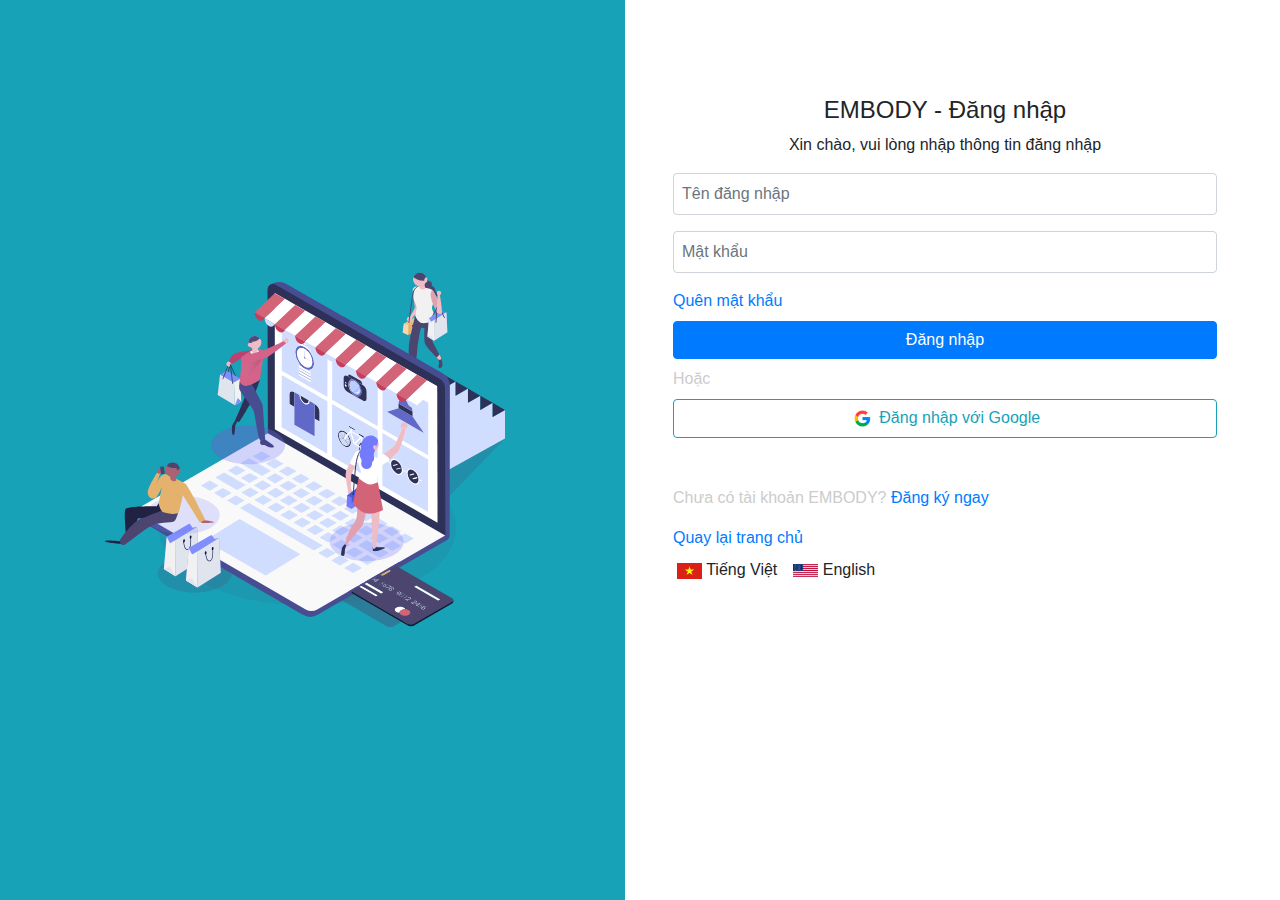
<file: login.html>
<!DOCTYPE html>
<html lang="en">
<head>
  <meta charset="UTF-8">
  <meta http-equiv="X-UA-Compatible" content="IE=edge">
  <meta name="viewport" content="width=device-width, initial-scale=1.0">
  <title>Đăng nhập</title>
  <link rel="shortcut icon" type="image/png" href="./assets/img/favicon.png">
  <link rel="stylesheet" href="https://maxcdn.bootstrapcdn.com/bootstrap/4.0.0/css/bootstrap.min.css" integrity="sha384-Gn5384xqQ1aoWXA+058RXPxPg6fy4IWvTNh0E263XmFcJlSAwiGgFAW/dAiS6JXm" crossorigin="anonymous">
  <script src="https://code.jquery.com/jquery-3.2.1.slim.min.js" integrity="sha384-KJ3o2DKtIkvYIK3UENzmM7KCkRr/rE9/Qpg6aAZGJwFDMVNA/GpGFF93hXpG5KkN" crossorigin="anonymous"></script>
  <script src="https://cdnjs.cloudflare.com/ajax/libs/popper.js/1.12.9/umd/popper.min.js" integrity="sha384-ApNbgh9B+Y1QKtv3Rn7W3mgPxhU9K/ScQsAP7hUibX39j7fakFPskvXusvfa0b4Q" crossorigin="anonymous"></script>
  <script src="https://maxcdn.bootstrapcdn.com/bootstrap/4.0.0/js/bootstrap.min.js" integrity="sha384-JZR6Spejh4U02d8jOt6vLEHfe/JQGiRRSQQxSfFWpi1MquVdAyjUar5+76PVCmYl" crossorigin="anonymous"></script>
  <script src="http://ajax.googleapis.com/ajax/libs/jquery/1.10.2/jquery.min.js"></script>
  <link rel="stylesheet" href="https://pro.fontawesome.com/releases/v5.10.0/css/all.css" integrity="sha384-AYmEC3Yw5cVb3ZcuHtOA93w35dYTsvhLPVnYs9eStHfGJvOvKxVfELGroGkvsg+p" crossorigin="anonymous"/>
</head>
<body>
  <div class="row body-content w-100">
    <div class="col-md-6 d-flex justify-content-center bg-info h-100">
      <img src="./assets/images/login_banner.svg" width="400px"  alt="">
    </div>

    <div class="col-md-6 p-5 mt-5">
      <div class="text-center" style="max-width: 550px;">
        <h4>EMBODY - Đăng nhập</h4>
        <p>Xin chào, vui lòng nhập thông tin đăng nhập</p>
        <div>
          <form action="">
            <input class="form-control my-3 p-2 taikhoan" name="taikhoan" type="text" placeholder="Tên đăng nhập">
            <input class="form-control my-3 p-2 matkhau" name="matkhau" type="password" placeholder="Mật khẩu">
          </form>
        </div>
        <a class="float-left mb-2" href="">Quên mật khẩu</a>
        <button class="btn btn-primary w-100 btn__login">Đăng nhập</button>
        <p class="float-left my-2" style="color: #ccc;">Hoặc</p>
        <button class="btn btn-outline-info w-100">
          <img src="./assets/images/google.jpg" width="25" alt="">
          Đăng nhập với Google
        </button>
      </div>

      <div class="mt-5">
        <p  style="color: #ccc;">Chưa có tài khoản EMBODY? <a href="register.html">Đăng ký ngay</a></p>
        <div class="mb-2">
          <a href="index.html">Quay lại trang chủ</a>
        </div>
        
        <div class="row m-1">
          <div class="" style="cursor: pointer;">
            <span>
              <img src="./assets/images/la-co-viet-nam.png" width="25" alt=""> Tiếng Việt
            </span>
          </div>

          <div class="ml-3" style="cursor: pointer;">
            <span>
              <img src="./assets/images/co_my.png" width="25" alt=""> English
            </span>
          </div>
        </div>
      </div>
    </div>
  </div>
  
  <script>
    var window_height = $(window).height();
    var _taikhoan
    var _matkhau
    $(document).ready(function(){
      $(".body-content").css("height", window_height);
    })
  </script>
</body>
</html>
</file>
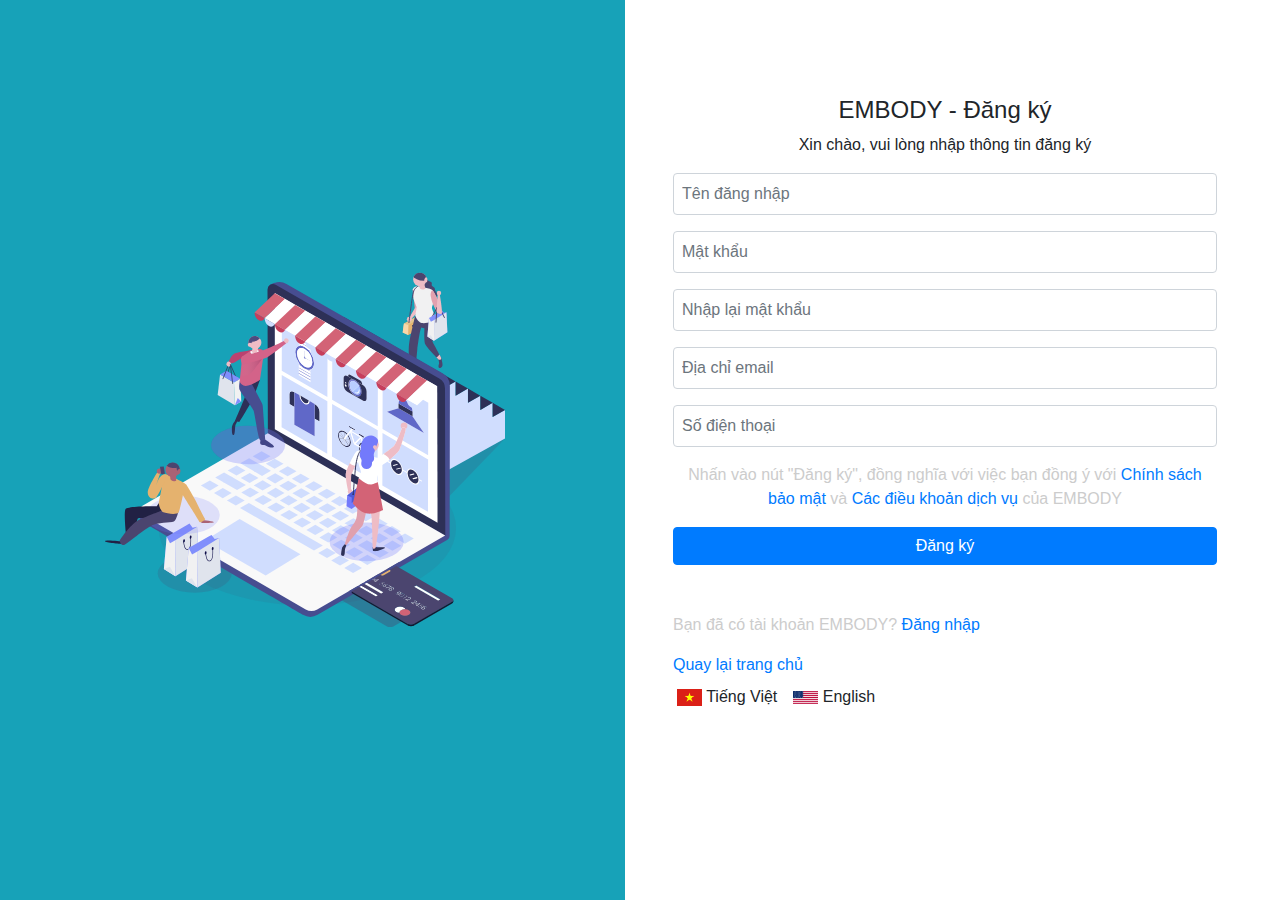
<file: register.html>
<!DOCTYPE html>
<html lang="en">
<head>
  <meta charset="UTF-8">
  <meta http-equiv="X-UA-Compatible" content="IE=edge">
  <meta name="viewport" content="width=device-width, initial-scale=1.0">
  <title>Đăng nhập</title>
  <link rel="shortcut icon" type="image/png" href="./assets/img/favicon.png">
  <link rel="stylesheet" href="https://maxcdn.bootstrapcdn.com/bootstrap/4.0.0/css/bootstrap.min.css" integrity="sha384-Gn5384xqQ1aoWXA+058RXPxPg6fy4IWvTNh0E263XmFcJlSAwiGgFAW/dAiS6JXm" crossorigin="anonymous">
  <script src="https://code.jquery.com/jquery-3.2.1.slim.min.js" integrity="sha384-KJ3o2DKtIkvYIK3UENzmM7KCkRr/rE9/Qpg6aAZGJwFDMVNA/GpGFF93hXpG5KkN" crossorigin="anonymous"></script>
  <script src="https://cdnjs.cloudflare.com/ajax/libs/popper.js/1.12.9/umd/popper.min.js" integrity="sha384-ApNbgh9B+Y1QKtv3Rn7W3mgPxhU9K/ScQsAP7hUibX39j7fakFPskvXusvfa0b4Q" crossorigin="anonymous"></script>
  <script src="https://maxcdn.bootstrapcdn.com/bootstrap/4.0.0/js/bootstrap.min.js" integrity="sha384-JZR6Spejh4U02d8jOt6vLEHfe/JQGiRRSQQxSfFWpi1MquVdAyjUar5+76PVCmYl" crossorigin="anonymous"></script>
  <script src="http://ajax.googleapis.com/ajax/libs/jquery/1.10.2/jquery.min.js"></script>
  <link rel="stylesheet" href="https://pro.fontawesome.com/releases/v5.10.0/css/all.css" integrity="sha384-AYmEC3Yw5cVb3ZcuHtOA93w35dYTsvhLPVnYs9eStHfGJvOvKxVfELGroGkvsg+p" crossorigin="anonymous"/>
</head>
<body>
  <div class="row body-content w-100">
    <div class="col-md-6 d-flex justify-content-center bg-info h-100">
      <img src="./assets/images/login_banner.svg" width="400px"  alt="">
    </div>

    <div class="col-md-6 p-5 mt-5">
      <div class="text-center" style="max-width: 550px;">
        <h4>EMBODY - Đăng ký</h4>
        <p>Xin chào, vui lòng nhập thông tin đăng ký</p>
        <div>
          <form action="">
            <input class="form-control my-3 p-2" type="text" placeholder="Tên đăng nhập">
            <input class="form-control my-3 p-2" type="password" placeholder="Mật khẩu">
            <input class="form-control my-3 p-2" type="password" placeholder="Nhập lại mật khẩu">
            <input class="form-control my-3 p-2" type="email" placeholder="Địa chỉ email">
            <input class="form-control my-3 p-2" type="number" placeholder="Số điện thoại">
          </form>
        </div>
        <p style="color: #ccc;">Nhấn vào nút "Đăng ký", đồng nghĩa với việc bạn đồng ý với <a href="">Chính sách bảo mật</a> và <a href="">Các điều khoản dịch vụ</a> của EMBODY
        </p>
        <button class="btn btn-primary w-100">Đăng ký</button>
      </div>

      <div class="mt-5">
        <p  style="color: #ccc;">Bạn đã có tài khoản EMBODY? <a href="login.html">Đăng nhập</a></p>
        <div class="mb-2">
          <a href="index.html">Quay lại trang chủ</a>
        </div>
        <div class="row m-1">
          <div class="" style="cursor: pointer;">
            <span>
              <img src="./assets/images/la-co-viet-nam.png" width="25" alt=""> Tiếng Việt
            </span>
          </div>

          <div class="ml-3" style="cursor: pointer;">
            <span>
              <img src="./assets/images/co_my.png" width="25" alt=""> English
            </span>
          </div>
        </div>
      </div>
    </div>
  </div>
  
  <script>
    var window_height = $(window).height();
    $(document).ready(function(){
      $(".body-content").css("height", window_height);
    })
  </script>
</body>
</html>
</file>
<file: assets/css/style.css>
/* header */

@keyframes Growth {
  from {
    opacity: 0;
    transform: scale(0);
  }
  to {
    opacity: 1;
    transform: scale(1);
  }
}

.nav> .nav-item {
  position: relative;
}

.nav-item__after {
  border-bottom: 3px solid red !important;
  border-radius: 5px;
  font-weight: 500;
}

.header__item_3 ::after {
  content: "";
  position: absolute;
  top: 100%;
  left: 0;
  width: 100%;
  height: 29px;
  z-index: 4;
}

.icon-bag,
.icon-user,
.icon-search {
  font-size: 1.3rem;
  color: #5f5959;
  cursor: pointer;
}
.bag:hover .icon-bag,
.search:hover .icon-search,
.user:hover .icon-user {
  color: red;
}

.search:hover .input-search {
  display: block;
}

.form-control:focus {
  border-color: red !important;
  box-shadow: 0 0 0 0.2rem red;
}

.input-search {
  top: 100%;
  right: 0;
  width: 200px;
  z-index: 1;
  display: none;
}

.auth-form {
  top: 100%;
  right: -8px;
  width: 150px;
  border: 1px solid red;
  border-radius: 3px;
  background-color: white;
  z-index: 1;
  display: none;
}

.auth-form > ul :hover{
  color: white !important;
  background-color: red;
}

.user:hover .auth-form {
  display: block;
}

.no_card {
  top: 100%;
  right: 0;
  display: none;
  z-index: 1;
}

.bag:hover .no_card {
  display: block;
}

.input-search ::before {
  content: "";
  
  border-bottom: 15px solid red;
  border-left: 1px solid red;
  border-right: 1px solid red;
  border-top: 15px solid red;
  position: absolute;
  z-index: 1;
}
.auth-form ::after {
  content: "";
  top: -15px;
  right: 20px; 
  border-bottom: 15px solid red;
  border-left: 15px solid transparent;
  border-right: 15px solid transparent;
  position: absolute;
  z-index: 1;
}

.no_card ::before {
  content: "";
  top: -15px;
  right: 12px; 
  border-bottom: 15px solid red;
  border-left: 15px solid transparent;
  border-right: 15px solid transparent;
  position: absolute;
  z-index: 1;
}


/* footer */
.icon-facebook,
.icon-twitter,
.icon-google-plus,
.icon-wechat {
  font-size: 2.7rem;
  color: white;
}

.icon-facebook:hover {
  color: #337ab7;
}

.icon-twitter:hover {
  color: #17a2f2;
}

.icon-google-plus:hover {
  color: #dd4d3f;
}

.icon-wechat:hover {
  color: #06c462;
}


.footer__menu .nav-item .nav-link:hover {
  color: #17a2f2 !important;
}

/* menu-lv2 */
.mega-content h6 {
  color: red;
}

.mega-content a>h6:hover {
  color: #000;
}

.mega-content li>a {
  color: #000;
  padding: 5px 0 !important;
}

.mega-content li>a:hover {
  color: red;
}

/* sanpham__sub-nav */

.scrollbar {
  height: 240px;
  overflow-y: scroll;
}

#style-1::-webkit-scrollbar {
  width: 6px;
  background-color: #F5F5F5;
}

#style-1::-webkit-scrollbar-thumb {
  background-color: #ccc;
}

#style-1::-webkit-scrollbar-track {
  background-color: #F5F5F5;
}

.img-item {
  width: 80px;
}

.name-item {
  color: #000 !important;
}

.name-item:hover {
  color: red !important;
}
.price {
  color: red;
}

.subnav ul li a:hover {
  color: red !important;
}

.product {
  height: 400px;
  position: relative;
}

.product::before{
  content: "HOT";
  position: absolute;
  top: 0px;
  left: 0;
  padding: 2px;
  width: 40px;
  height: 30px;
  z-index: 1;
  color: white;
  background-color: rgb(246, 0, 0);
}

.thuonghieu {
  border: 2px solid #ccc;
}

.thuonghieu:hover {
  border: 2px solid red;
}

.product:hover {
  border: 1px solid red;
}

.product__img {
  width: 223px;
}

.product__name {
  color: #000;
  text-align: center;
  cursor: pointer;
}
.product__name:hover {
  color: red;
}
.product__price {
  display: flex;
  justify-content: center;
}
.product__price .new_price {
  color: red;
  font-size: 1.2rem;
  font-weight: bold;
}

.product__price .old_price {
  margin-left: 10px;
  text-decoration: line-through;
  font-size: 1.2rem;
  color: #ccc;
}

/* News */

.news__title {
  color: #000;
}

.news__title:hover {
  color: red;
  text-decoration: none;
}
/* Lien he */
.fa-map,
.fa-phone-volume,
.fa-envelope {
  font-size: 1.7rem;
  
}

.title {
  margin: 10px 0;
}

.product-img {
  height: 252px;
}

.giam,
.tang {
  border: none !important;
  background-color: white;
  border-radius: 10px;
  outline: none !important;
  cursor: pointer;
  
}
</file>
